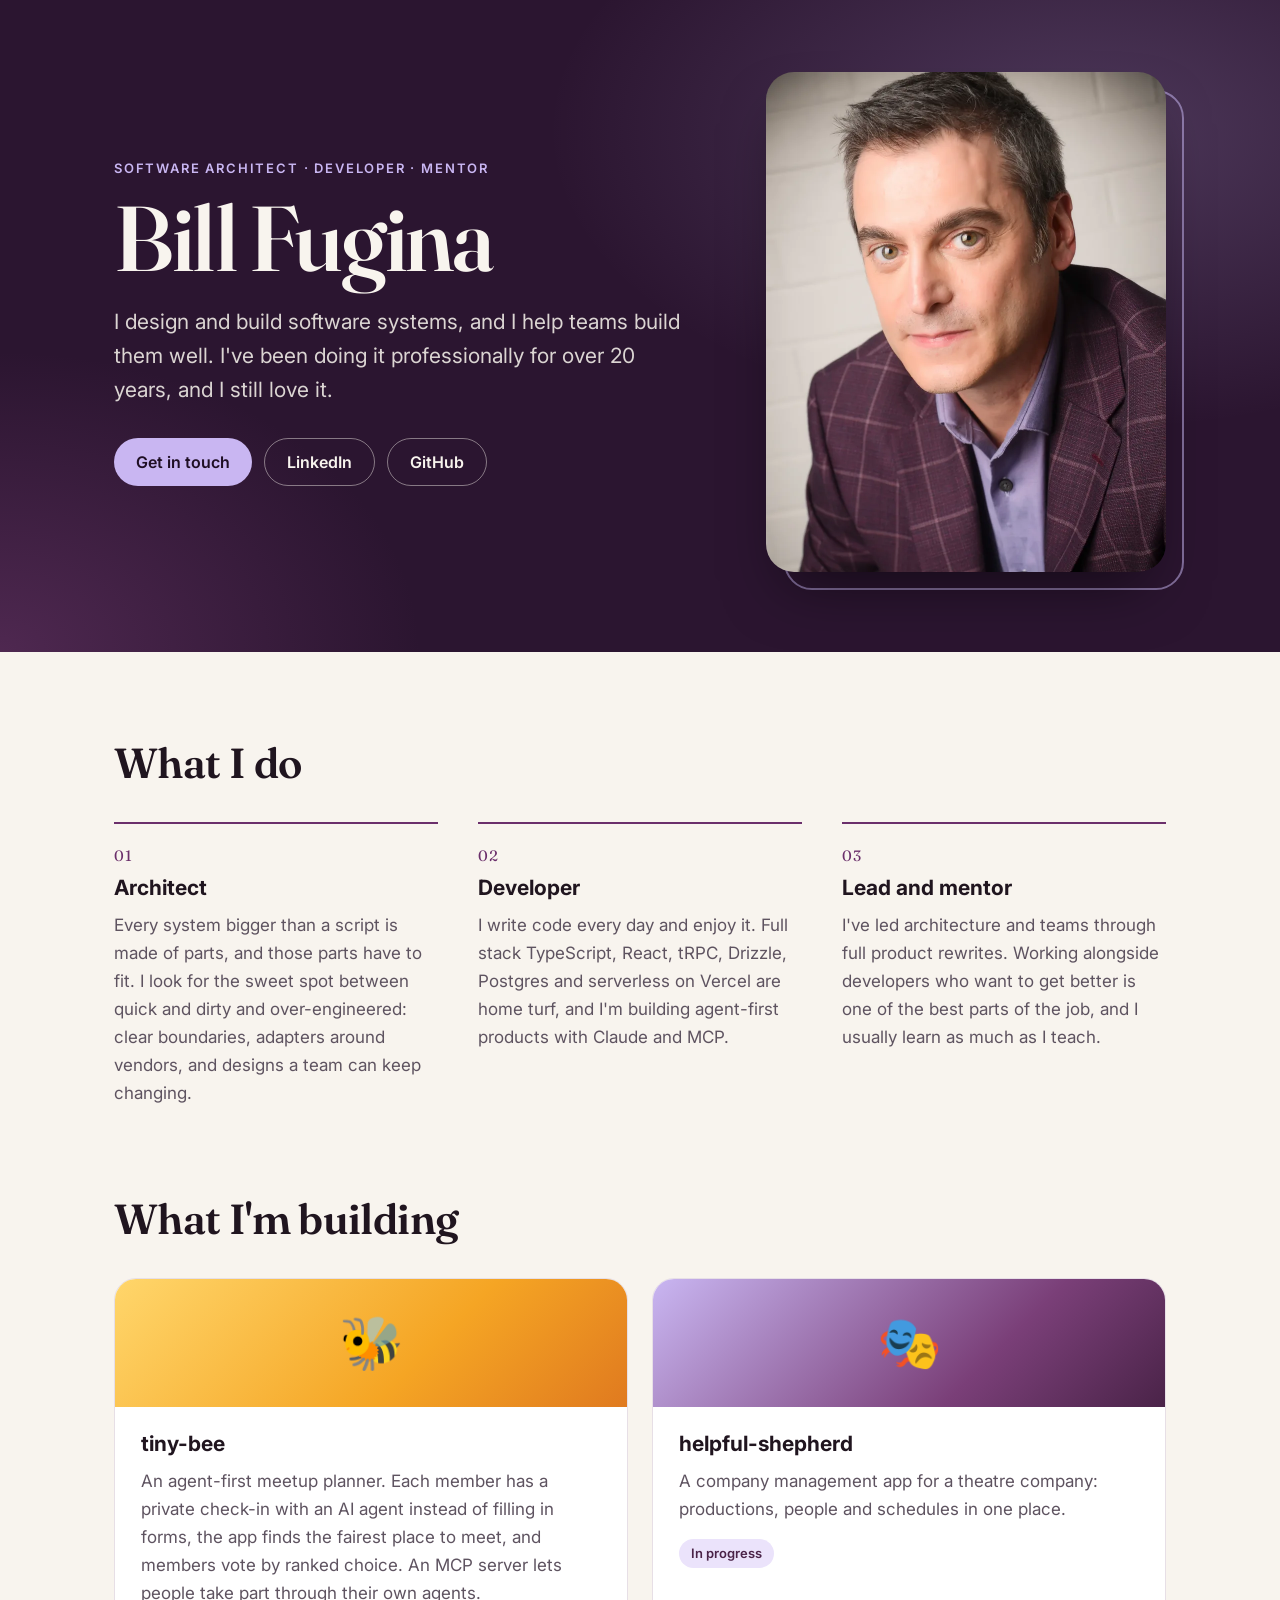
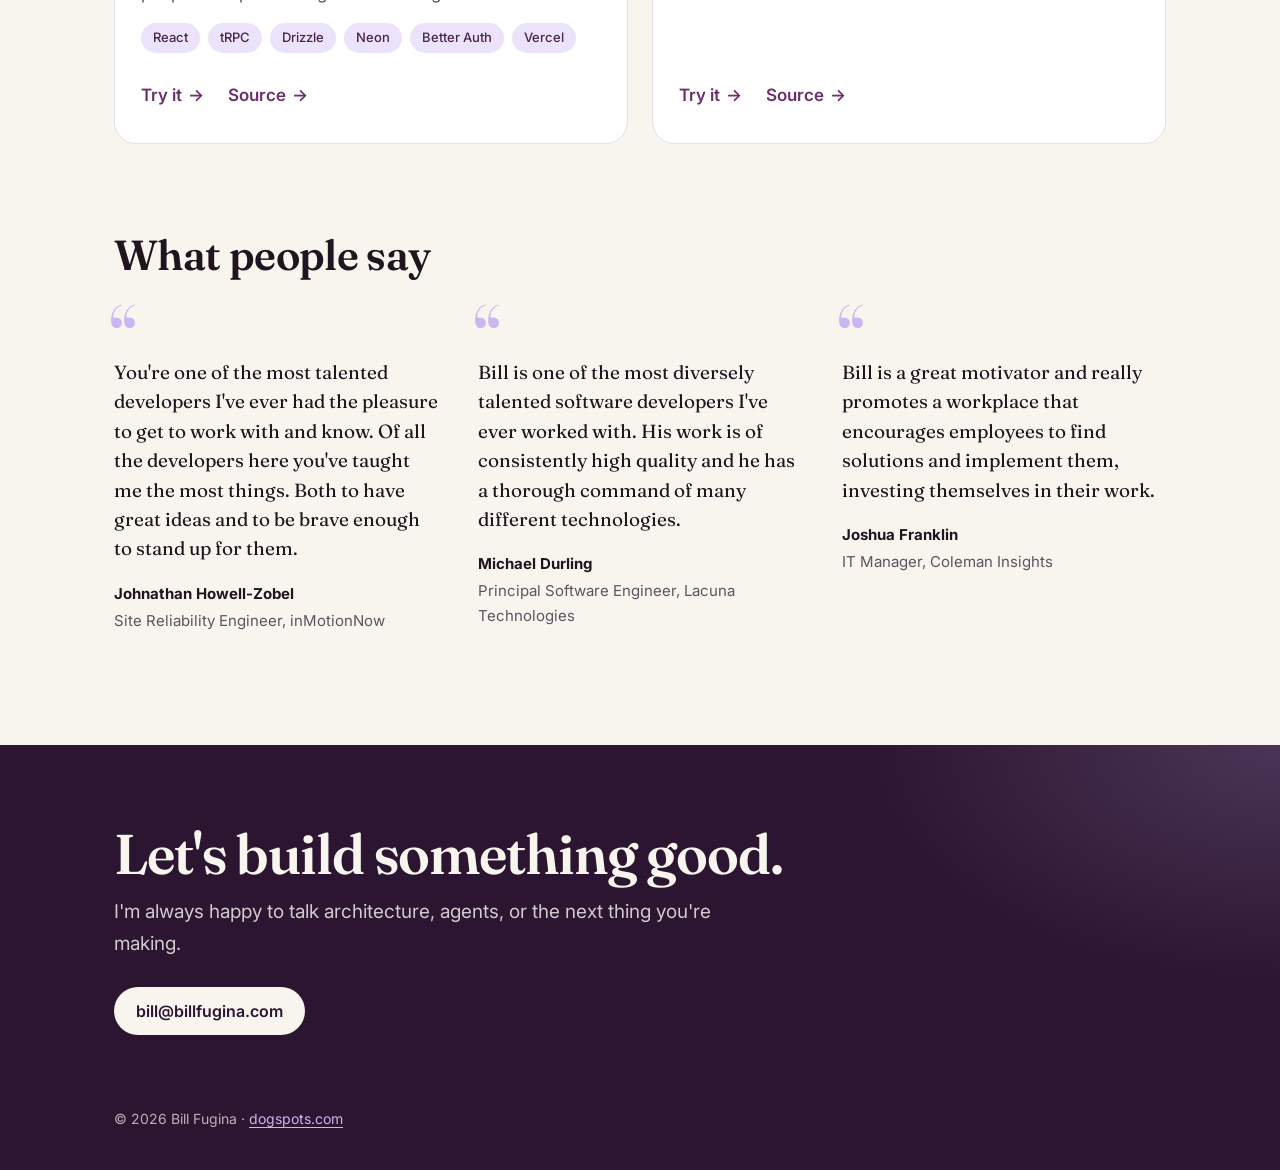
<file: billfugina/index.html>
<!doctype html>
<html lang="en">
<head>
  <meta charset="utf-8">
  <meta name="viewport" content="width=device-width, initial-scale=1">
  <title>Bill Fugina · Software Architect</title>
  <meta name="description" content="Bill Fugina is a full stack software architect with more than 20 years of experience designing and building software, and leading the teams that build it.">
  <meta property="og:title" content="Bill Fugina · Software Architect">
  <meta property="og:description" content="Full stack software architect, developer and mentor.">
  <meta property="og:type" content="website">
  <meta property="og:image" content="https://billfugina.com/bill-portrait.jpg">
  <meta name="theme-color" content="#2b1530">
  <link rel="preconnect" href="https://fonts.googleapis.com">
  <link rel="preconnect" href="https://fonts.gstatic.com" crossorigin>
  <link rel="stylesheet" href="https://fonts.googleapis.com/css2?family=Fraunces:opsz,wght@9..144,400;9..144,600;9..144,700&family=Inter:wght@400;500;600&display=swap">
  <link rel="stylesheet" href="styles.css">
</head>
<body>
  <header class="hero">
    <div class="hero-inner">
      <div class="hero-text">
        <p class="eyebrow">Software architect · developer · mentor</p>
        <h1>Bill Fugina</h1>
        <p class="lede">I design and build software systems, and I help teams build them well. I've been doing it professionally for over 20 years, and I still love it.</p>
        <div class="actions">
          <a class="button primary" href="mailto:bill@billfugina.com">Get in touch</a>
          <a class="button ghost" href="https://www.linkedin.com/in/billfugina/">LinkedIn</a>
          <a class="button ghost" href="https://github.com/BillFugina">GitHub</a>
        </div>
      </div>
      <figure class="portrait">
        <picture>
          <source srcset="bill-portrait.webp" type="image/webp">
          <img src="bill-portrait.jpg" width="800" height="1000" alt="Bill Fugina, smiling, in a plum plaid jacket">
        </picture>
      </figure>
    </div>
  </header>

  <main>
    <section aria-labelledby="work">
      <h2 id="work" class="section-title">What I do</h2>
      <ol class="pillars">
        <li>
          <span class="num" aria-hidden="true">01</span>
          <h3>Architect</h3>
          <p>Every system bigger than a script is made of parts, and those parts have to fit. I look for the sweet spot between quick and dirty and over-engineered: clear boundaries, adapters around vendors, and designs a team can keep changing.</p>
        </li>
        <li>
          <span class="num" aria-hidden="true">02</span>
          <h3>Developer</h3>
          <p>I write code every day and enjoy it. Full stack TypeScript, React, tRPC, Drizzle, Postgres and serverless on Vercel are home turf, and I'm building agent-first products with Claude and MCP.</p>
        </li>
        <li>
          <span class="num" aria-hidden="true">03</span>
          <h3>Lead and mentor</h3>
          <p>I've led architecture and teams through full product rewrites. Working alongside developers who want to get better is one of the best parts of the job, and I usually learn as much as I teach.</p>
        </li>
      </ol>
    </section>

    <section aria-labelledby="apps">
      <h2 id="apps" class="section-title">What I'm building</h2>
      <div class="projects">
        <article class="project bee">
          <div class="project-art" aria-hidden="true"><span>🐝</span></div>
          <div class="project-body">
            <h3>tiny-bee</h3>
            <p>An agent-first meetup planner. Each member has a private check-in with an AI agent instead of filling in forms, the app finds the fairest place to meet, and members vote by ranked choice. An MCP server lets people take part through their own agents.</p>
            <ul class="stack" aria-label="Built with">
              <li>React</li><li>tRPC</li><li>Drizzle</li><li>Neon</li><li>Better Auth</li><li>Vercel</li>
            </ul>
            <p class="project-links">
              <a href="https://tiny-bee.billfugina.com">Try it <span aria-hidden="true">→</span></a>
              <a href="https://github.com/BillFugina/tiny-bee">Source <span aria-hidden="true">→</span></a>
            </p>
          </div>
        </article>
        <article class="project shepherd">
          <div class="project-art" aria-hidden="true"><span>🎭</span></div>
          <div class="project-body">
            <h3>helpful-shepherd</h3>
            <p>A company management app for a theatre company: productions, people and schedules in one place.</p>
            <p class="status">In progress</p>
            <p class="project-links">
              <a href="https://helpful-shepherd.billfugina.com">Try it <span aria-hidden="true">→</span></a>
              <a href="https://github.com/BillFugina/helpful-shepherd">Source <span aria-hidden="true">→</span></a>
            </p>
          </div>
        </article>
      </div>
    </section>

    <section aria-labelledby="said">
      <h2 id="said" class="section-title">What people say</h2>
      <div class="quotes">
        <blockquote>
          <p>You're one of the most talented developers I've ever had the pleasure to get to work with and know. Of all the developers here you've taught me the most things. Both to have great ideas and to be brave enough to stand up for them.</p>
          <footer><strong>Johnathan Howell-Zobel</strong><span>Site Reliability Engineer, inMotionNow</span></footer>
        </blockquote>
        <blockquote>
          <p>Bill is one of the most diversely talented software developers I've ever worked with. His work is of consistently high quality and he has a thorough command of many different technologies.</p>
          <footer><strong>Michael Durling</strong><span>Principal Software Engineer, Lacuna Technologies</span></footer>
        </blockquote>
        <blockquote>
          <p>Bill is a great motivator and really promotes a workplace that encourages employees to find solutions and implement them, investing themselves in their work.</p>
          <footer><strong>Joshua Franklin</strong><span>IT Manager, Coleman Insights</span></footer>
        </blockquote>
      </div>
    </section>
  </main>

  <footer class="site">
    <div class="site-inner">
      <p class="cta-title">Let's build something good.</p>
      <p class="cta-text">I'm always happy to talk architecture, agents, or the next thing you're making.</p>
      <a class="button light" href="mailto:bill@billfugina.com">bill@billfugina.com</a>
      <p class="fine">© <span id="year">2026</span> Bill Fugina · <a href="https://dogspots.com">dogspots.com</a></p>
    </div>
  </footer>
  <script>document.getElementById("year").textContent = new Date().getFullYear();</script>
</body>
</html>
</file>
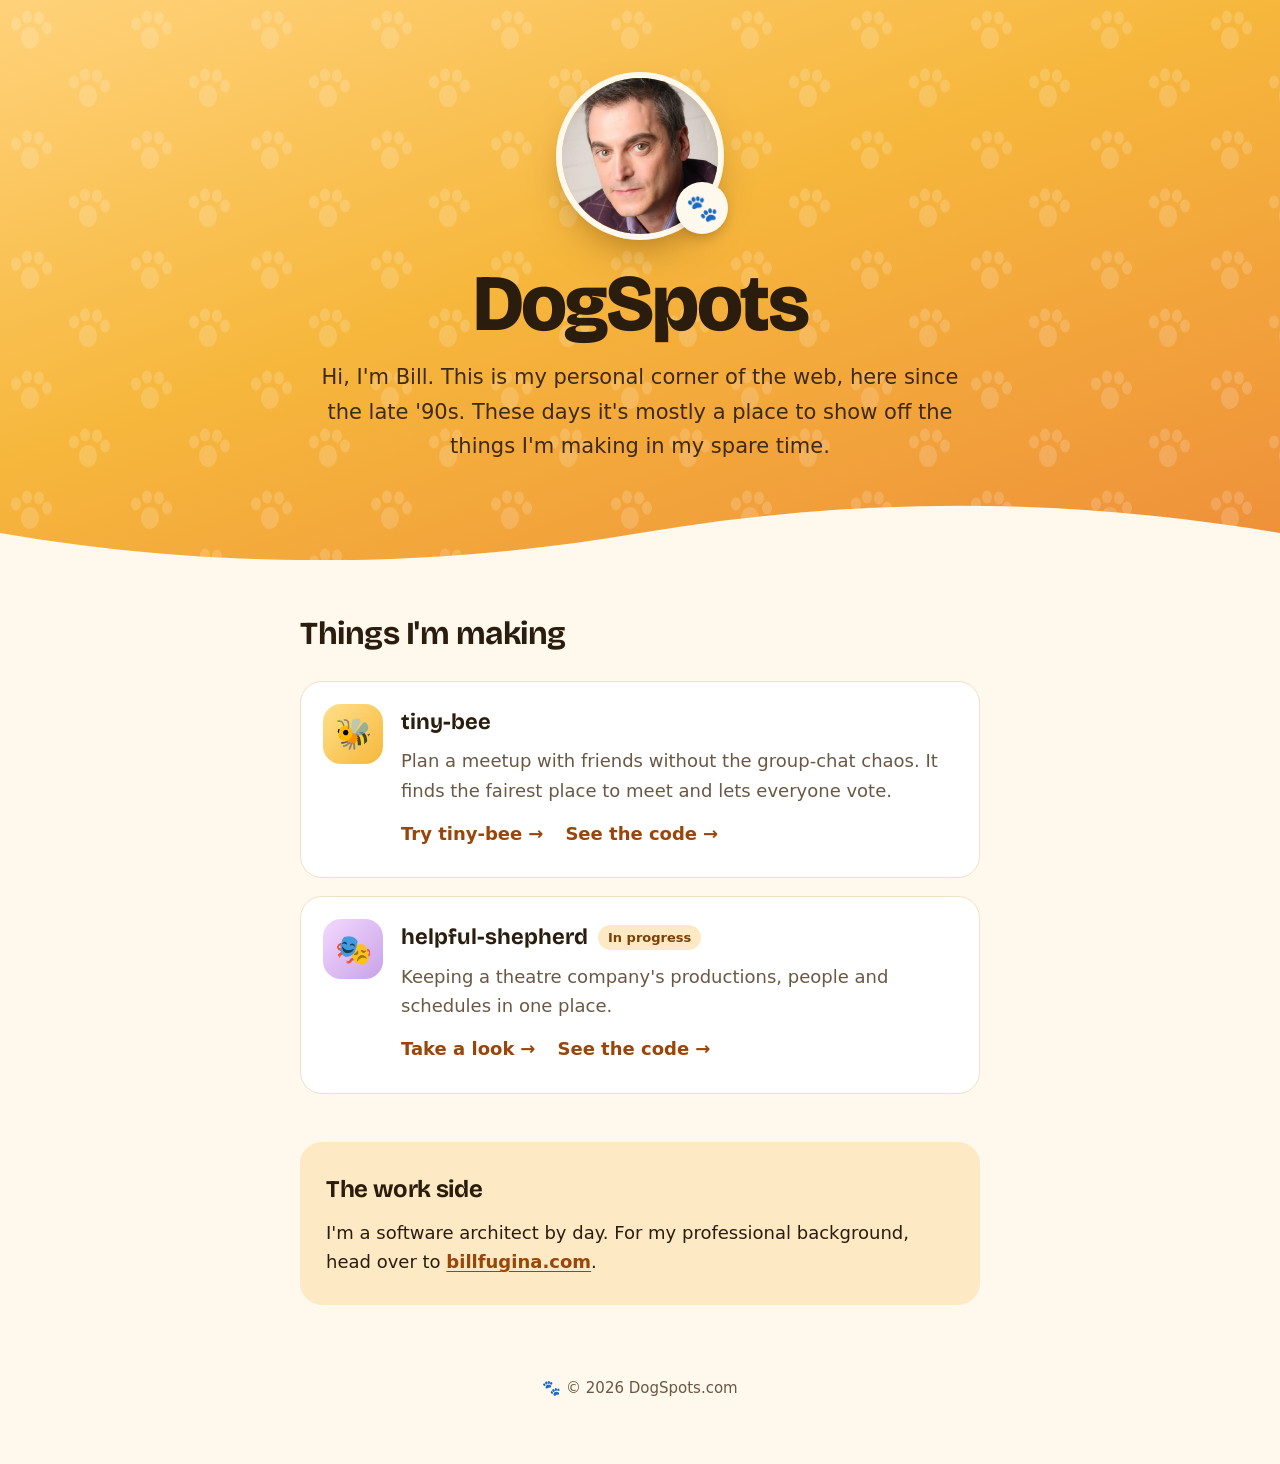
<file: dogspots/index.html>
<!doctype html>
<html lang="en">
<head>
  <meta charset="utf-8">
  <meta name="viewport" content="width=device-width, initial-scale=1">
  <title>DogSpots</title>
  <meta name="description" content="Bill Fugina's personal corner of the web: things he's making, and the dogs who supervise.">
  <meta name="theme-color" content="#f6b73c">
  <link rel="preconnect" href="https://fonts.googleapis.com">
  <link rel="preconnect" href="https://fonts.gstatic.com" crossorigin>
  <link rel="stylesheet" href="https://fonts.googleapis.com/css2?family=Bricolage+Grotesque:opsz,wght@12..96,500;12..96,700;12..96,800&display=swap">
  <link rel="stylesheet" href="styles.css">
</head>
<body>
  <header class="hero">
    <div class="hero-inner">
      <div class="avatar">
        <picture>
          <source srcset="bill-square.webp" type="image/webp">
          <img src="bill-square.jpg" width="480" height="480" alt="Bill Fugina">
        </picture>
        <span class="paw" aria-hidden="true">🐾</span>
      </div>
      <h1>DogSpots</h1>
      <p class="lede">Hi, I'm Bill. This is my personal corner of the web, here since the late '90s. These days it's mostly a place to show off the things I'm making in my spare time.</p>
    </div>
    <svg class="wave" viewBox="0 0 1440 80" preserveAspectRatio="none" aria-hidden="true"><path d="M0 40c120 26 240 39 360 39S600 66 720 40s240-39 360-39 240 13 360 39v40H0z"/></svg>
  </header>

  <main>
    <section aria-labelledby="making">
      <h2 id="making">Things I'm making</h2>
      <ul class="cards">
        <li class="card bee">
          <span class="icon" aria-hidden="true">🐝</span>
          <div>
            <h3>tiny-bee</h3>
            <p>Plan a meetup with friends without the group-chat chaos. It finds the fairest place to meet and lets everyone vote.</p>
            <p class="go-links">
              <a class="go" href="https://tiny-bee.billfugina.com">Try tiny-bee <span aria-hidden="true">→</span></a>
              <a class="go" href="https://github.com/BillFugina/tiny-bee">See the code <span aria-hidden="true">→</span></a>
            </p>
          </div>
        </li>
        <li class="card shepherd">
          <span class="icon" aria-hidden="true">🎭</span>
          <div>
            <h3>helpful-shepherd <span class="tag">In progress</span></h3>
            <p>Keeping a theatre company's productions, people and schedules in one place.</p>
            <p class="go-links">
              <a class="go" href="https://helpful-shepherd.billfugina.com">Take a look <span aria-hidden="true">→</span></a>
              <a class="go" href="https://github.com/BillFugina/helpful-shepherd">See the code <span aria-hidden="true">→</span></a>
            </p>
          </div>
        </li>
      </ul>
    </section>

    <section class="work" aria-labelledby="work">
      <h2 id="work">The work side</h2>
      <p>I'm a software architect by day. For my professional background, head over to <a href="https://billfugina.com">billfugina.com</a>.</p>
    </section>
  </main>

  <footer>
    <p><span aria-hidden="true">🐾</span> © <span id="year">2026</span> DogSpots.com</p>
  </footer>
  <script>document.getElementById("year").textContent = new Date().getFullYear();</script>
</body>
</html>
</file>
<file: billfugina/styles.css>
/* Palette taken from the portrait: plum jacket, lavender shirt, white brick. */
:root {
  --plum-900: #1f0f24;
  --plum-800: #2b1530;
  --plum-700: #4a2348;
  --plum-500: #7a3f78;
  --lavender: #c9b6f2;
  --lavender-soft: #ebe3fb;
  --cream: #f8f4ee;

  --bg: var(--cream);
  --surface: #ffffff;
  --text: #20151f;
  --muted: #5e5360;
  --accent: #6b2f6b;
  --border: #e7dfe6;
  --pill: var(--lavender-soft);
  --pill-text: #4a2348;

  --serif: "Fraunces", Georgia, "Times New Roman", serif;
  --sans: "Inter", ui-sans-serif, system-ui, -apple-system, "Segoe UI", Roboto, sans-serif;
  color-scheme: light dark;
}
@media (prefers-color-scheme: dark) {
  :root {
    --bg: #150d17;
    --surface: #1f1522;
    --text: #f3ecf2;
    --muted: #b7a9b8;
    --accent: var(--lavender);
    --border: #33243a;
    --pill: #2d1f34;
    --pill-text: #ddd0f7;
  }
}

* { box-sizing: border-box; }
html { -webkit-text-size-adjust: 100%; }
body {
  margin: 0;
  background: var(--bg);
  color: var(--text);
  font: 17px/1.65 var(--sans);
  -webkit-font-smoothing: antialiased;
}
img { display: block; max-width: 100%; height: auto; }
a { color: var(--accent); text-underline-offset: 3px; }
a:focus-visible, .button:focus-visible { outline: 3px solid var(--lavender); outline-offset: 3px; }

/* Buttons: one filled button per view, the rest quiet. All at least 44px tall. */
.button {
  display: inline-flex; align-items: center; justify-content: center;
  min-height: 48px; padding: 0 22px; border-radius: 999px;
  font-weight: 600; font-size: 16px; text-decoration: none;
  transition: transform .15s ease, background-color .15s ease, border-color .15s ease;
}
.button:hover { transform: translateY(-1px); }
.button.primary { background: var(--lavender); color: var(--plum-900); }
.button.primary:hover { background: #d8c9f7; }
.button.ghost { color: var(--cream); border: 1.5px solid rgba(248, 244, 238, .45); }
.button.ghost:hover { border-color: var(--cream); }
.button.light { background: var(--cream); color: var(--plum-800); }

/* Hero */
.hero {
  position: relative; overflow: hidden;
  background:
    radial-gradient(900px 500px at 85% 20%, rgba(201, 182, 242, .22), transparent 60%),
    radial-gradient(700px 500px at 0% 100%, rgba(122, 63, 120, .45), transparent 60%),
    var(--plum-800);
  color: var(--cream);
}
.hero-inner {
  max-width: 1100px; margin: 0 auto; padding: 72px 24px 80px;
  display: grid; gap: 48px; align-items: center;
  grid-template-columns: minmax(0, 1.25fr) minmax(0, .9fr);
}
.eyebrow {
  margin: 0; font-size: 13px; font-weight: 600; letter-spacing: .14em; text-transform: uppercase;
  color: var(--lavender);
}
h1 {
  font-family: var(--serif); font-weight: 600;
  font-size: clamp(48px, 8vw, 92px); line-height: .98; letter-spacing: -.025em;
  margin: 14px 0 22px;
}
.lede { font-size: clamp(18px, 2vw, 21px); line-height: 1.6; max-width: 34em; margin: 0 0 32px; color: rgba(248, 244, 238, .86); }
.actions { display: flex; flex-wrap: wrap; gap: 12px; }

.portrait { margin: 0; position: relative; justify-self: end; width: min(100%, 400px); }
.portrait::before {
  content: ""; position: absolute; inset: 0;
  transform: translate(18px, 18px); border-radius: 28px;
  border: 2px solid rgba(201, 182, 242, .55);
}
.portrait img {
  position: relative; border-radius: 28px; aspect-ratio: 4 / 5; object-fit: cover;
  box-shadow: 0 30px 60px -20px rgba(0, 0, 0, .55);
}

/* Sections */
main { max-width: 1100px; margin: 0 auto; padding: 0 24px; }
section { padding: 88px 0 0; }
.section-title {
  font-family: var(--serif); font-weight: 600; font-size: clamp(30px, 4vw, 42px);
  letter-spacing: -.015em; line-height: 1.1; margin: 0 0 36px;
}
h3 { margin: 0 0 10px; font-size: 21px; line-height: 1.25; }

/* What I do: three columns, grouped by spacing rather than boxes. */
.pillars {
  list-style: none; margin: 0; padding: 0;
  display: grid; gap: 40px; grid-template-columns: repeat(3, minmax(0, 1fr));
}
.pillars li { border-top: 2px solid var(--accent); padding-top: 20px; }
.pillars p { margin: 0; color: var(--muted); }
.num { display: block; font-family: var(--serif); font-size: 15px; color: var(--accent); margin-bottom: 6px; letter-spacing: .05em; }

/* Projects */
.projects { display: grid; gap: 24px; grid-template-columns: repeat(2, minmax(0, 1fr)); }
.project {
  background: var(--surface); border: 1px solid var(--border); border-radius: 22px; overflow: hidden;
  display: flex; flex-direction: column;
  transition: transform .2s ease, box-shadow .2s ease;
}
.project:hover { transform: translateY(-3px); box-shadow: 0 24px 48px -28px rgba(43, 21, 48, .45); }
.project-art { height: 128px; display: grid; place-items: center; font-size: 52px; }
.bee .project-art { background: linear-gradient(135deg, #ffd66b, #f5a524 60%, #e07a1f); }
.shepherd .project-art { background: linear-gradient(135deg, var(--lavender), var(--plum-500) 65%, var(--plum-700)); }
.project-body { padding: 24px 26px 26px; display: flex; flex-direction: column; flex: 1; }
.project-body > p { margin: 0 0 16px; color: var(--muted); }
.stack { list-style: none; padding: 0; margin: 0 0 20px; display: flex; flex-wrap: wrap; gap: 8px; }
.stack li { background: var(--pill); color: var(--pill-text); font-size: 13px; font-weight: 500; padding: 4px 12px; border-radius: 999px; }
.status { display: inline-block; align-self: flex-start; font-size: 13px; font-weight: 600; color: var(--pill-text) !important; background: var(--pill); padding: 4px 12px; border-radius: 999px; }
.project-links { display: flex; flex-wrap: wrap; gap: 8px 24px; margin: auto 0 0 !important; }
.project-links a { display: inline-flex; align-items: center; gap: 6px; min-height: 44px; font-weight: 600; text-decoration: none; }
.project-links a:hover { text-decoration: underline; }

/* Quotes */
.quotes { display: grid; gap: 40px; grid-template-columns: repeat(3, minmax(0, 1fr)); }
blockquote { margin: 0; position: relative; padding-top: 44px; }
blockquote::before {
  content: "“"; position: absolute; top: -18px; left: -4px;
  font-family: var(--serif); font-size: 96px; line-height: 1; color: var(--lavender);
}
blockquote p { font-family: var(--serif); font-size: 19px; line-height: 1.55; margin: 0 0 18px; }
blockquote footer { display: grid; gap: 2px; font-size: 15px; }
blockquote footer span { color: var(--muted); }

/* Closing call to action */
footer.site {
  margin-top: 112px;
  background:
    radial-gradient(700px 400px at 100% 0%, rgba(201, 182, 242, .2), transparent 60%),
    var(--plum-800);
  color: var(--cream);
}
.site-inner { max-width: 1100px; margin: 0 auto; padding: 80px 24px 40px; }
.cta-title { font-family: var(--serif); font-weight: 600; font-size: clamp(34px, 5vw, 56px); line-height: 1.05; letter-spacing: -.02em; margin: 0 0 12px; }
.cta-text { font-size: 19px; color: rgba(248, 244, 238, .82); margin: 0 0 28px; max-width: 32em; }
.fine { margin: 72px 0 0; font-size: 14px; color: rgba(248, 244, 238, .7); }
.fine a { color: var(--lavender); }

/* Gentle entrance, skipped for people who ask for less motion. */
@media (prefers-reduced-motion: no-preference) {
  .hero-text > *, .portrait { animation: rise .7s cubic-bezier(.2, .7, .2, 1) both; }
  .hero-text > :nth-child(2) { animation-delay: .06s; }
  .hero-text > :nth-child(3) { animation-delay: .12s; }
  .hero-text > :nth-child(4) { animation-delay: .18s; }
  .portrait { animation-delay: .1s; }
  @keyframes rise { from { opacity: 0; transform: translateY(14px); } to { opacity: 1; transform: none; } }
}
@media (prefers-reduced-motion: reduce) {
  .button, .project { transition: none; }
  .button:hover, .project:hover { transform: none; }
}

/* Small screens */
@media (max-width: 860px) {
  .hero-inner { grid-template-columns: 1fr; padding: 48px 20px 64px; gap: 40px; }
  .portrait { order: -1; justify-self: start; width: min(62%, 260px); }
  .pillars, .quotes, .projects { grid-template-columns: 1fr; }
  main { padding: 0 20px; }
  section { padding-top: 64px; }
  .site-inner { padding: 64px 20px 32px; }
}
</file>
<file: dogspots/styles.css>
/* Warm, golden and a little playful. */
:root {
  --gold: #f6b73c;
  --amber: #ee8f3a;
  --bg: #fff8ec;
  --card: #ffffff;
  --text: #2b1d0e;
  --muted: #6b5844;
  --accent: #9a4509;
  --border: #f1e1c8;
  --tag: #fde9c4;
  --tag-text: #7a4108;
  --display: "Bricolage Grotesque", ui-rounded, system-ui, -apple-system, "Segoe UI", sans-serif;
  --body: ui-rounded, "SF Pro Rounded", system-ui, -apple-system, "Segoe UI", Roboto, sans-serif;
  color-scheme: light dark;
}
@media (prefers-color-scheme: dark) {
  :root {
    --bg: #1a130c;
    --card: #251b12;
    --text: #f8eedf;
    --muted: #c4b198;
    --accent: #ffb366;
    --border: #3b2c1d;
    --tag: #3d2b17;
    --tag-text: #ffd59a;
  }
}

* { box-sizing: border-box; }
body {
  margin: 0;
  background: var(--bg);
  color: var(--text);
  font: 18px/1.65 var(--body);
  -webkit-font-smoothing: antialiased;
}
img { display: block; max-width: 100%; height: auto; }
a { color: var(--accent); text-underline-offset: 3px; font-weight: 600; }
a:focus-visible { outline: 3px solid var(--amber); outline-offset: 3px; border-radius: 6px; }

/* Hero */
.hero {
  position: relative;
  color: #2b1d0e;
  background:
    url("data:image/svg+xml,%3Csvg xmlns='http://www.w3.org/2000/svg' width='120' height='120' viewBox='0 0 120 120'%3E%3Cg fill='%23ffffff' fill-opacity='.16'%3E%3Cellipse cx='30' cy='38' rx='9' ry='11'/%3E%3Cellipse cx='16' cy='24' rx='5' ry='6.5'/%3E%3Cellipse cx='27' cy='17' rx='5' ry='6.5'/%3E%3Cellipse cx='39' cy='18' rx='5' ry='6.5'/%3E%3Cellipse cx='47' cy='28' rx='5' ry='6.5'/%3E%3Cellipse cx='88' cy='96' rx='9' ry='11'/%3E%3Cellipse cx='74' cy='82' rx='5' ry='6.5'/%3E%3Cellipse cx='85' cy='75' rx='5' ry='6.5'/%3E%3Cellipse cx='97' cy='76' rx='5' ry='6.5'/%3E%3Cellipse cx='105' cy='86' rx='5' ry='6.5'/%3E%3C/g%3E%3C/svg%3E"),
    linear-gradient(160deg, #ffd27a 0%, var(--gold) 45%, var(--amber) 100%);
}
.hero-inner { max-width: 720px; margin: 0 auto; padding: 72px 20px 96px; text-align: center; }
.avatar { position: relative; width: 168px; margin: 0 auto 24px; }
.avatar img {
  border-radius: 50%; aspect-ratio: 1; object-fit: cover;
  border: 6px solid #fff8ec; box-shadow: 0 18px 40px -16px rgba(90, 45, 0, .55);
}
.paw {
  position: absolute; right: -4px; bottom: 6px;
  width: 52px; height: 52px; display: grid; place-items: center;
  background: #fff8ec; border-radius: 50%; font-size: 26px;
  box-shadow: 0 6px 16px -6px rgba(90, 45, 0, .5);
}
h1 {
  font-family: var(--display); font-weight: 800;
  font-size: clamp(48px, 10vw, 80px); line-height: 1; letter-spacing: -.03em;
  margin: 0 0 16px;
}
.lede { font-size: clamp(18px, 2.4vw, 21px); margin: 0 auto; max-width: 32em; color: #3d2a14; }
.wave { position: absolute; left: 0; right: 0; bottom: -1px; width: 100%; height: 56px; display: block; }
.wave path { fill: var(--bg); }

/* Content */
main { max-width: 720px; margin: 0 auto; padding: 0 20px; }
section { padding: 48px 0 0; }
h2 {
  font-family: var(--display); font-weight: 700; font-size: clamp(26px, 4vw, 32px);
  letter-spacing: -.015em; margin: 0 0 20px;
}
h3 { font-family: var(--display); font-weight: 700; font-size: 22px; margin: 0 0 6px; display: flex; flex-wrap: wrap; align-items: center; gap: 10px; }

.cards { list-style: none; margin: 0; padding: 0; display: grid; gap: 18px; }
.card {
  display: grid; grid-template-columns: auto 1fr; gap: 18px; align-items: start;
  background: var(--card); border: 1px solid var(--border); border-radius: 22px; padding: 22px;
  transition: transform .2s ease, box-shadow .2s ease;
}
.card:hover { transform: translateY(-2px) rotate(-.3deg); box-shadow: 0 18px 36px -24px rgba(120, 60, 0, .5); }
.card p { margin: 0 0 6px; color: var(--muted); }
.icon {
  width: 60px; height: 60px; border-radius: 18px; display: grid; place-items: center; font-size: 30px;
}
.bee .icon { background: linear-gradient(135deg, #ffe08a, var(--gold)); }
.shepherd .icon { background: linear-gradient(135deg, #f3d9ff, #c9a2e6); }
.tag { font-family: var(--body); font-size: 13px; font-weight: 600; background: var(--tag); color: var(--tag-text); padding: 2px 10px; border-radius: 999px; }
.go { display: inline-flex; align-items: center; gap: 6px; min-height: 44px; text-decoration: none; }
.go:hover { text-decoration: underline; }
.card .go-links { display: flex; flex-wrap: wrap; gap: 0 22px; margin: 0; }

.work {
  margin-top: 48px; padding: 28px 26px; border-radius: 22px;
  background: var(--tag); color: var(--text);
}
.work h2 { font-size: 24px; margin-bottom: 8px; }
.work p { margin: 0; }

footer { max-width: 720px; margin: 0 auto; padding: 56px 20px 48px; color: var(--muted); font-size: 15px; text-align: center; }

@media (prefers-reduced-motion: no-preference) {
  .avatar, .hero h1, .lede { animation: pop .7s cubic-bezier(.2, .8, .2, 1.1) both; }
  .hero h1 { animation-delay: .07s; }
  .lede { animation-delay: .14s; }
  .paw { animation: wag 2.6s ease-in-out 1s infinite; transform-origin: 50% 80%; }
  @keyframes pop { from { opacity: 0; transform: translateY(12px) scale(.98); } to { opacity: 1; transform: none; } }
  @keyframes wag { 0%, 80%, 100% { transform: rotate(0); } 85% { transform: rotate(-14deg); } 90% { transform: rotate(12deg); } 95% { transform: rotate(-6deg); } }
}
@media (prefers-reduced-motion: reduce) {
  .card { transition: none; }
  .card:hover { transform: none; }
}

@media (max-width: 560px) {
  .hero-inner { padding: 56px 20px 84px; }
  .avatar { width: 136px; }
  .card { grid-template-columns: 1fr; gap: 12px; padding: 20px; }
}
</file>
